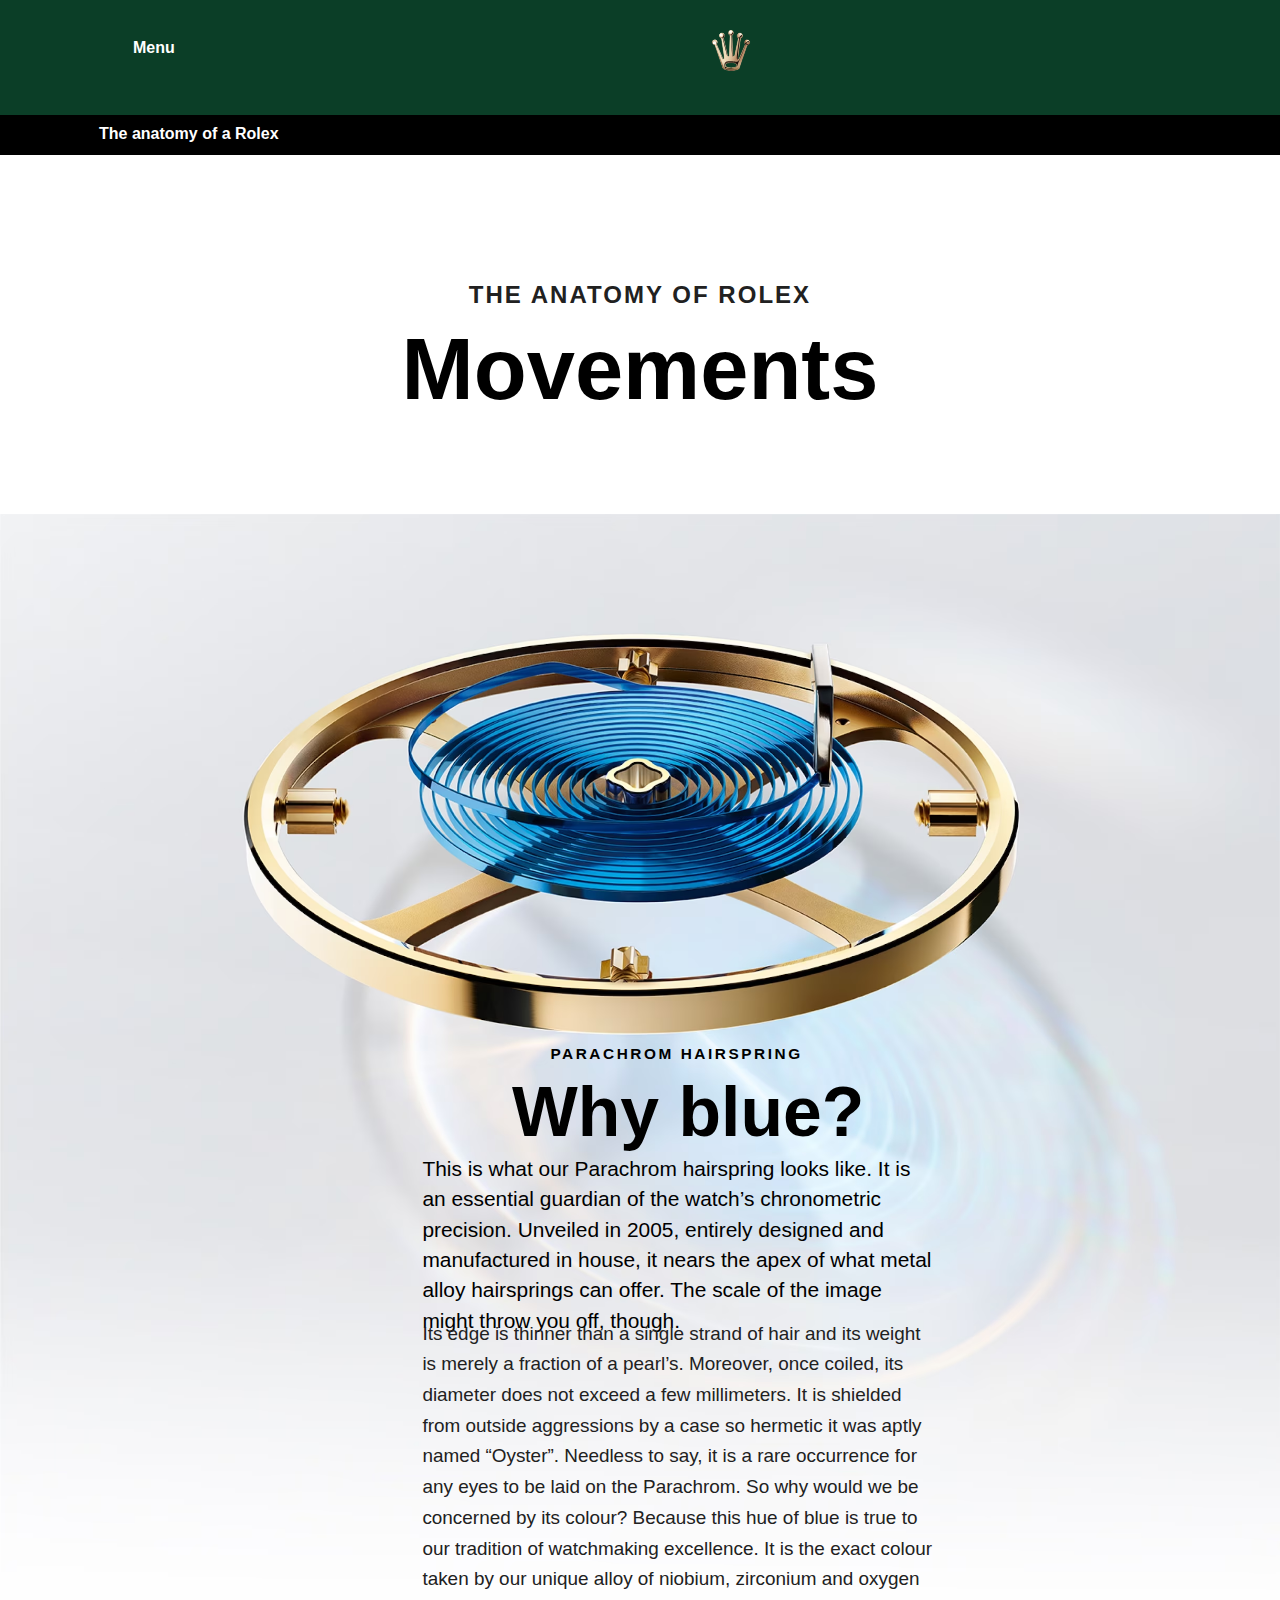
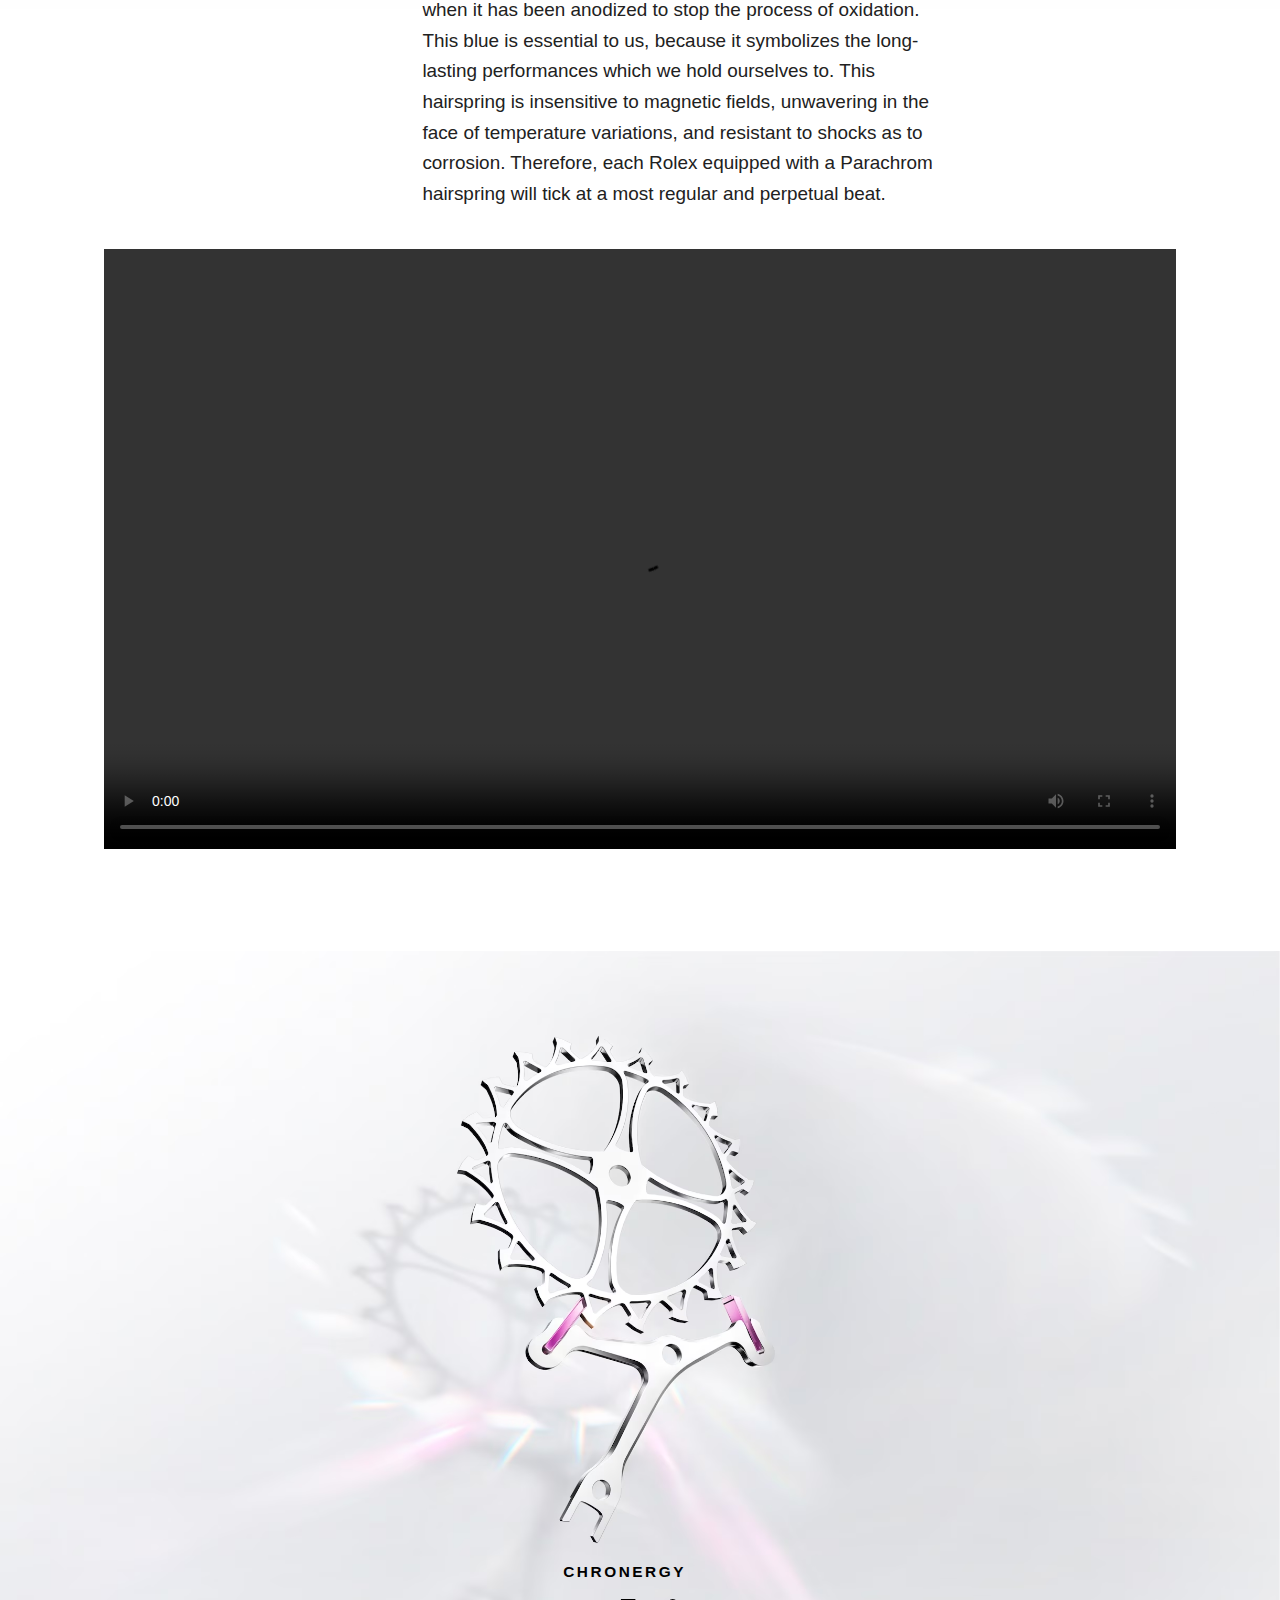
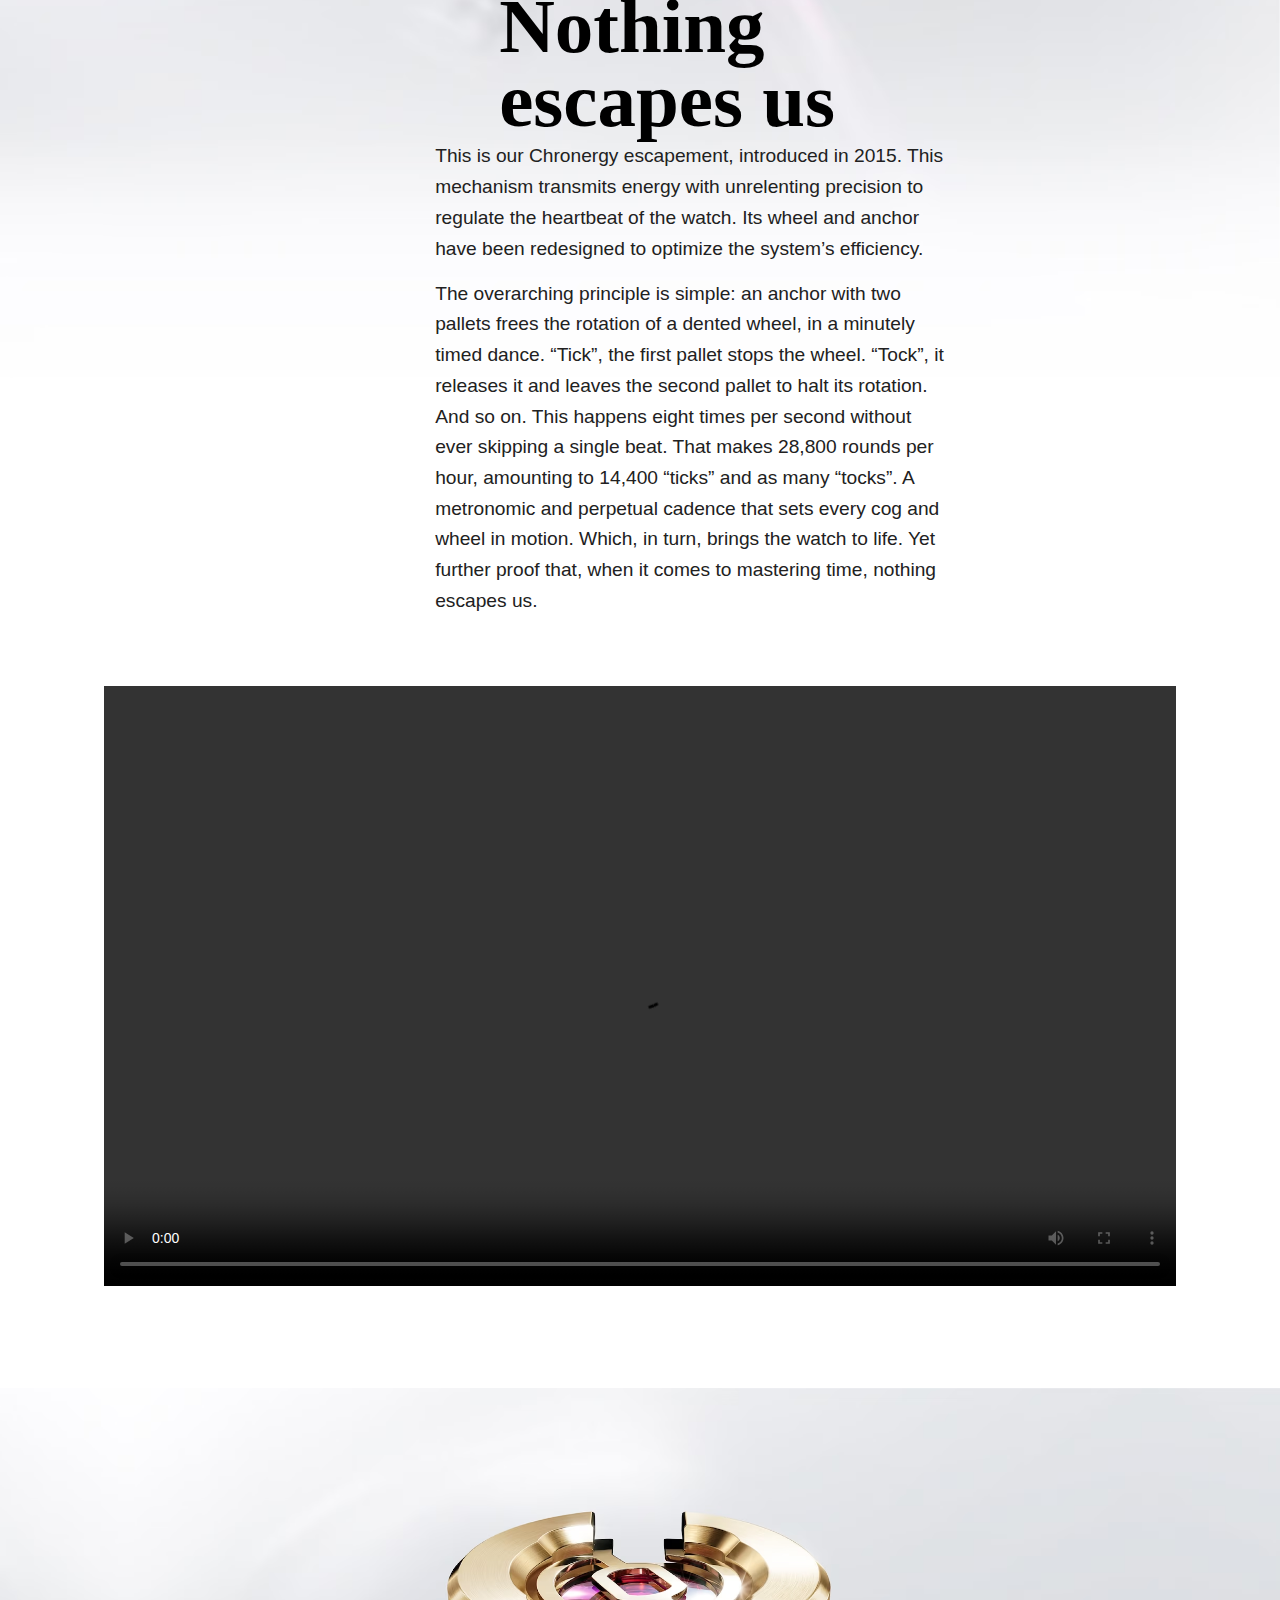
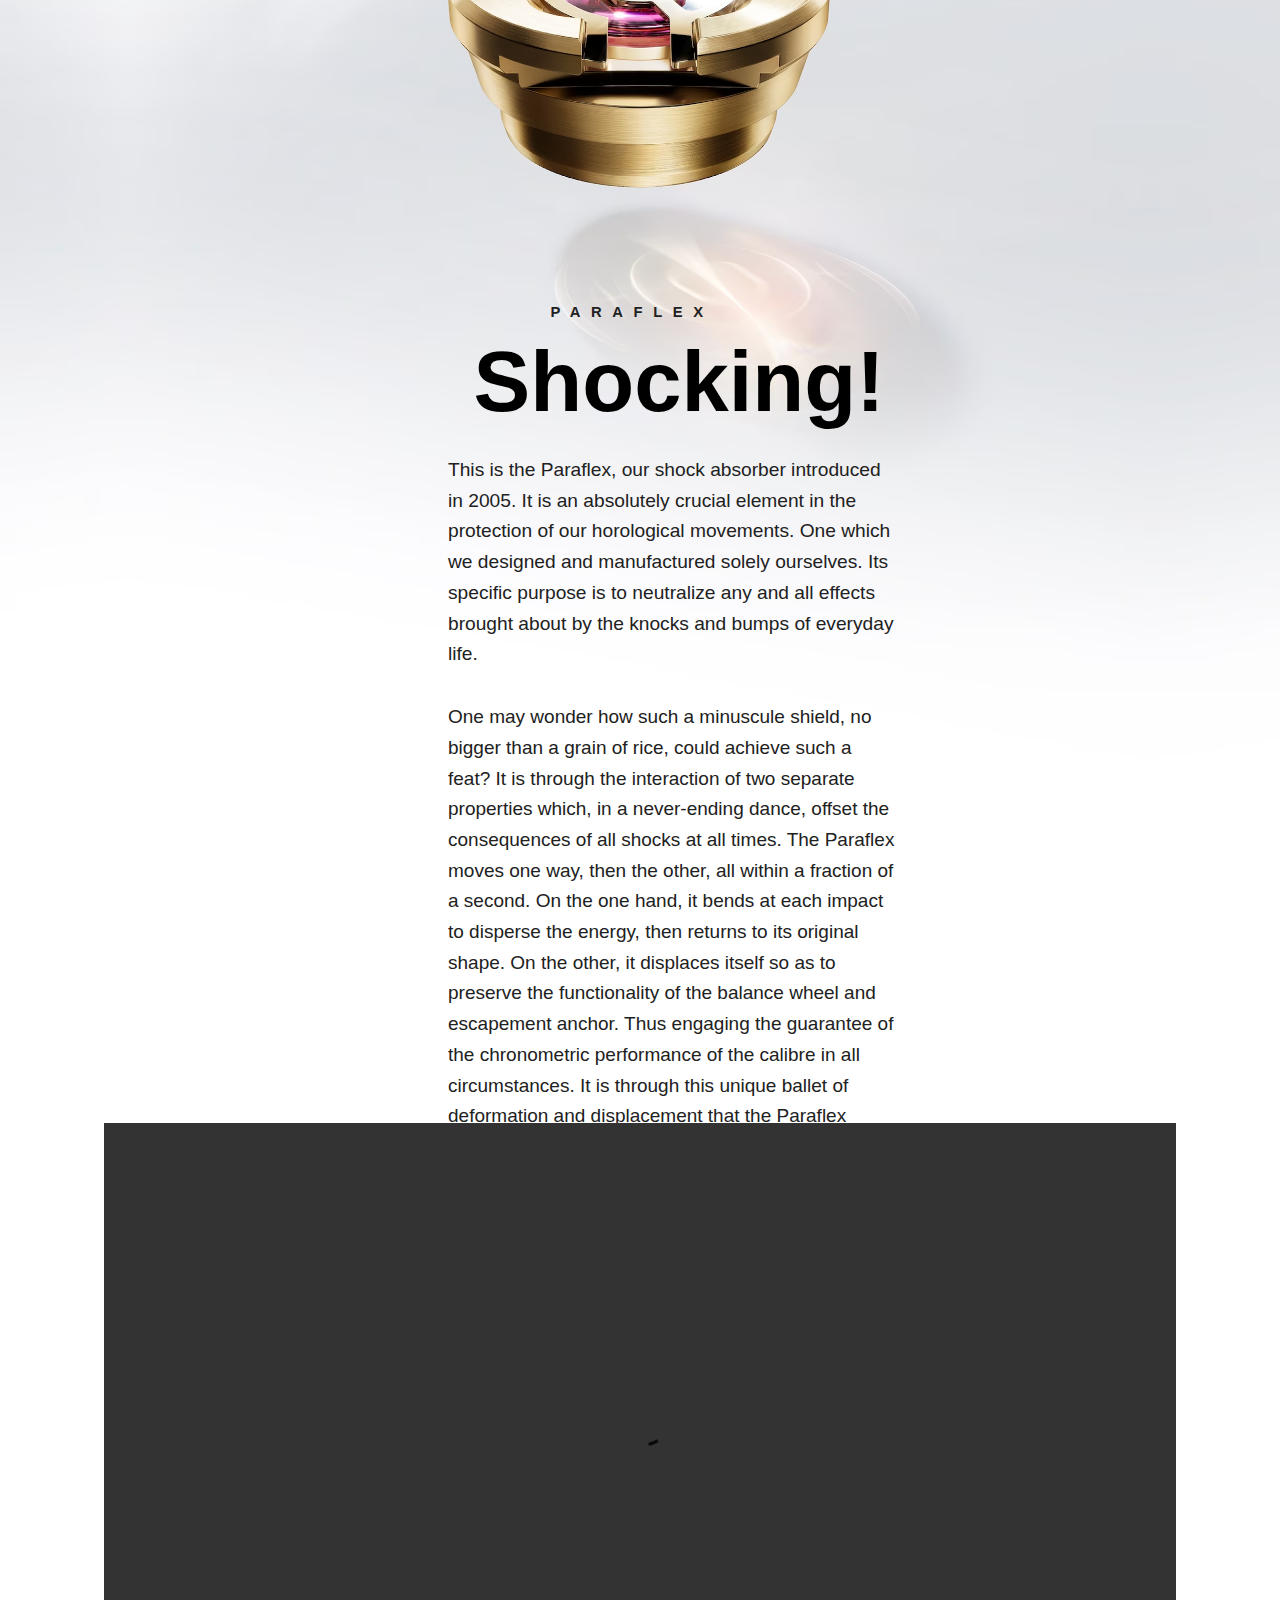
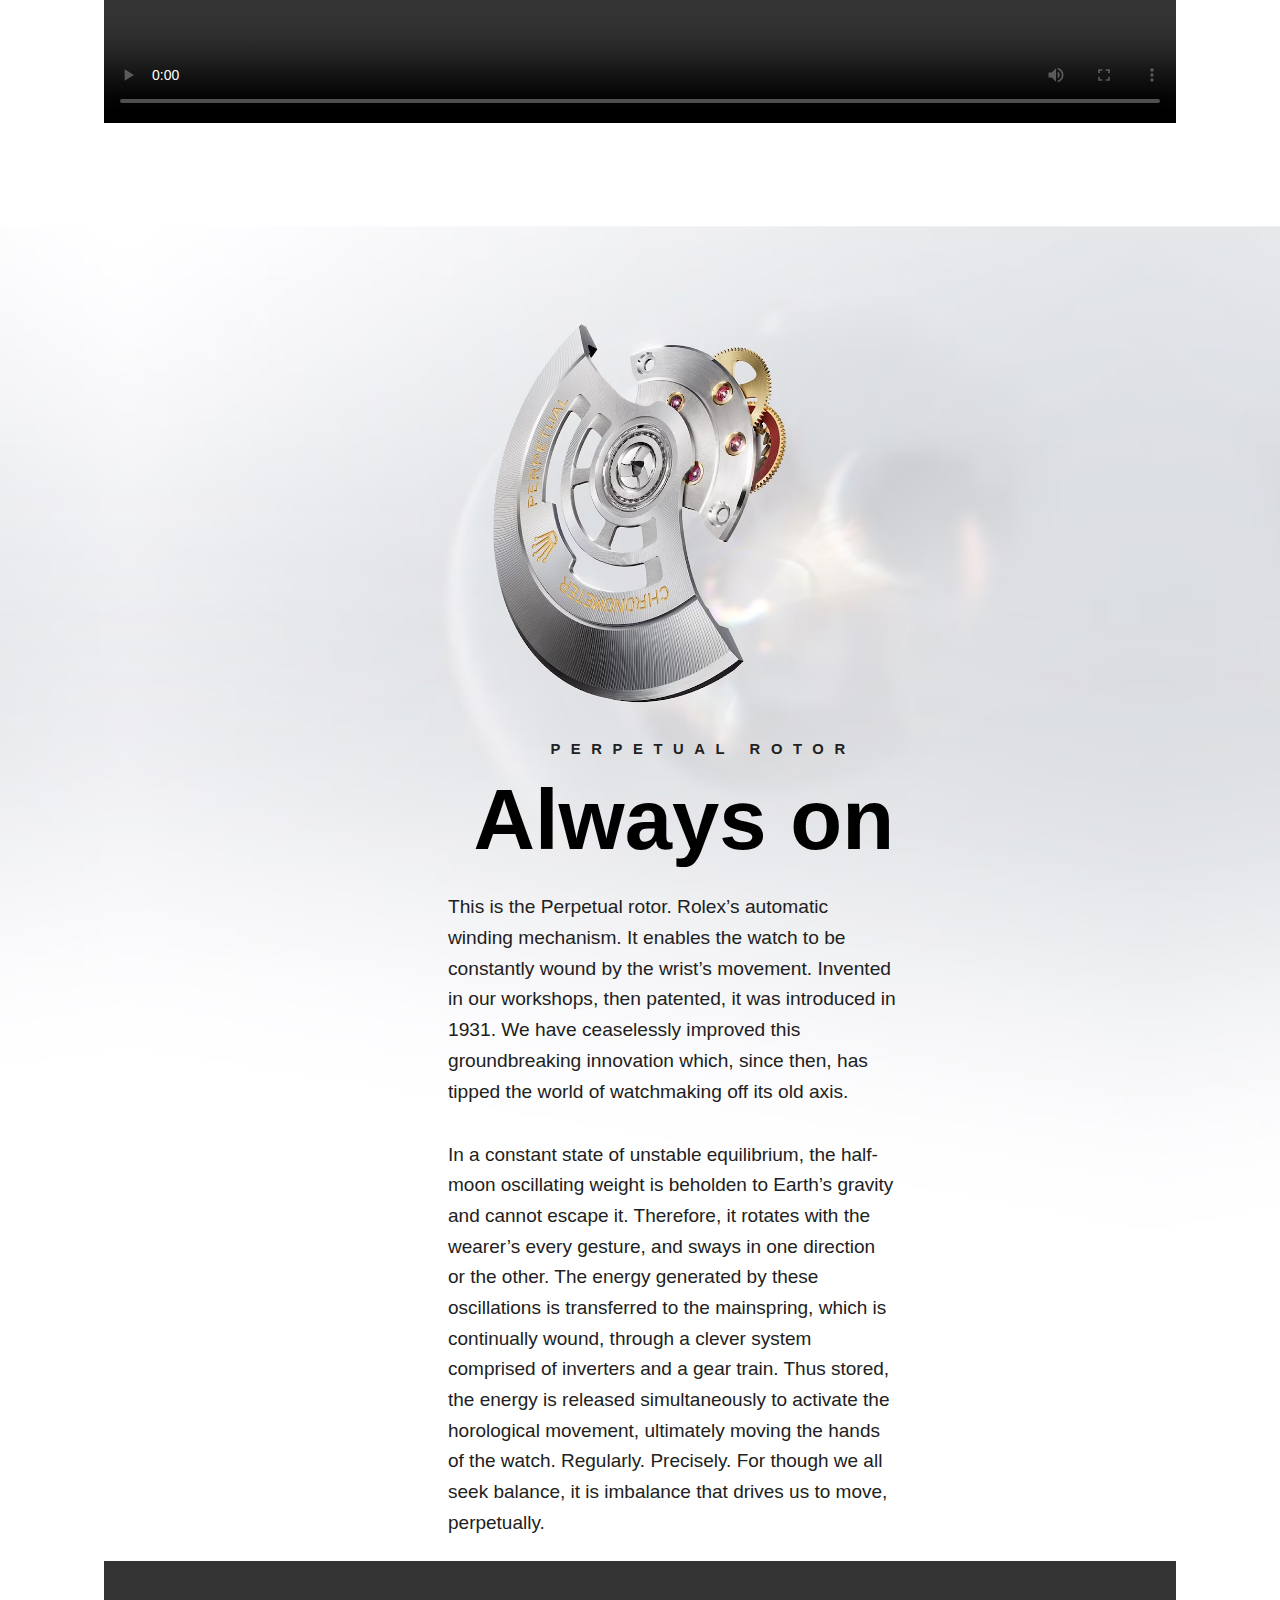
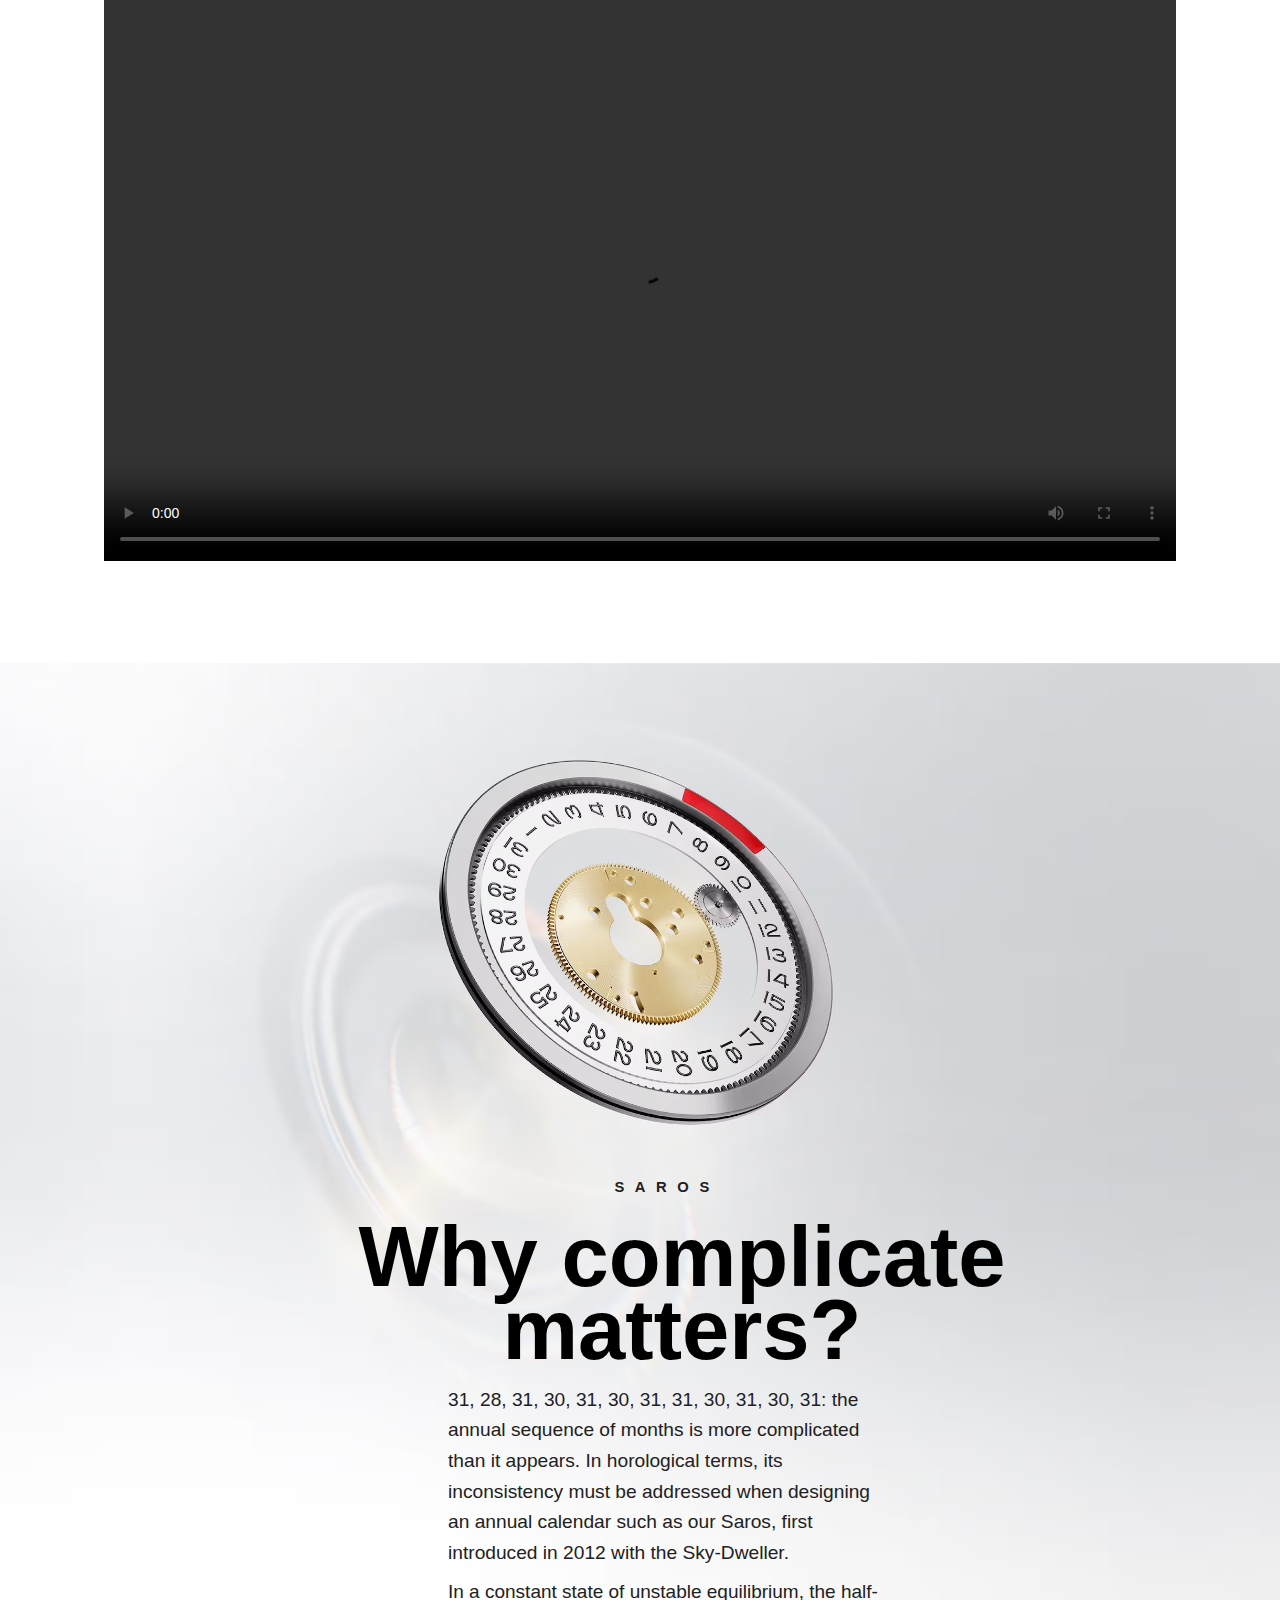
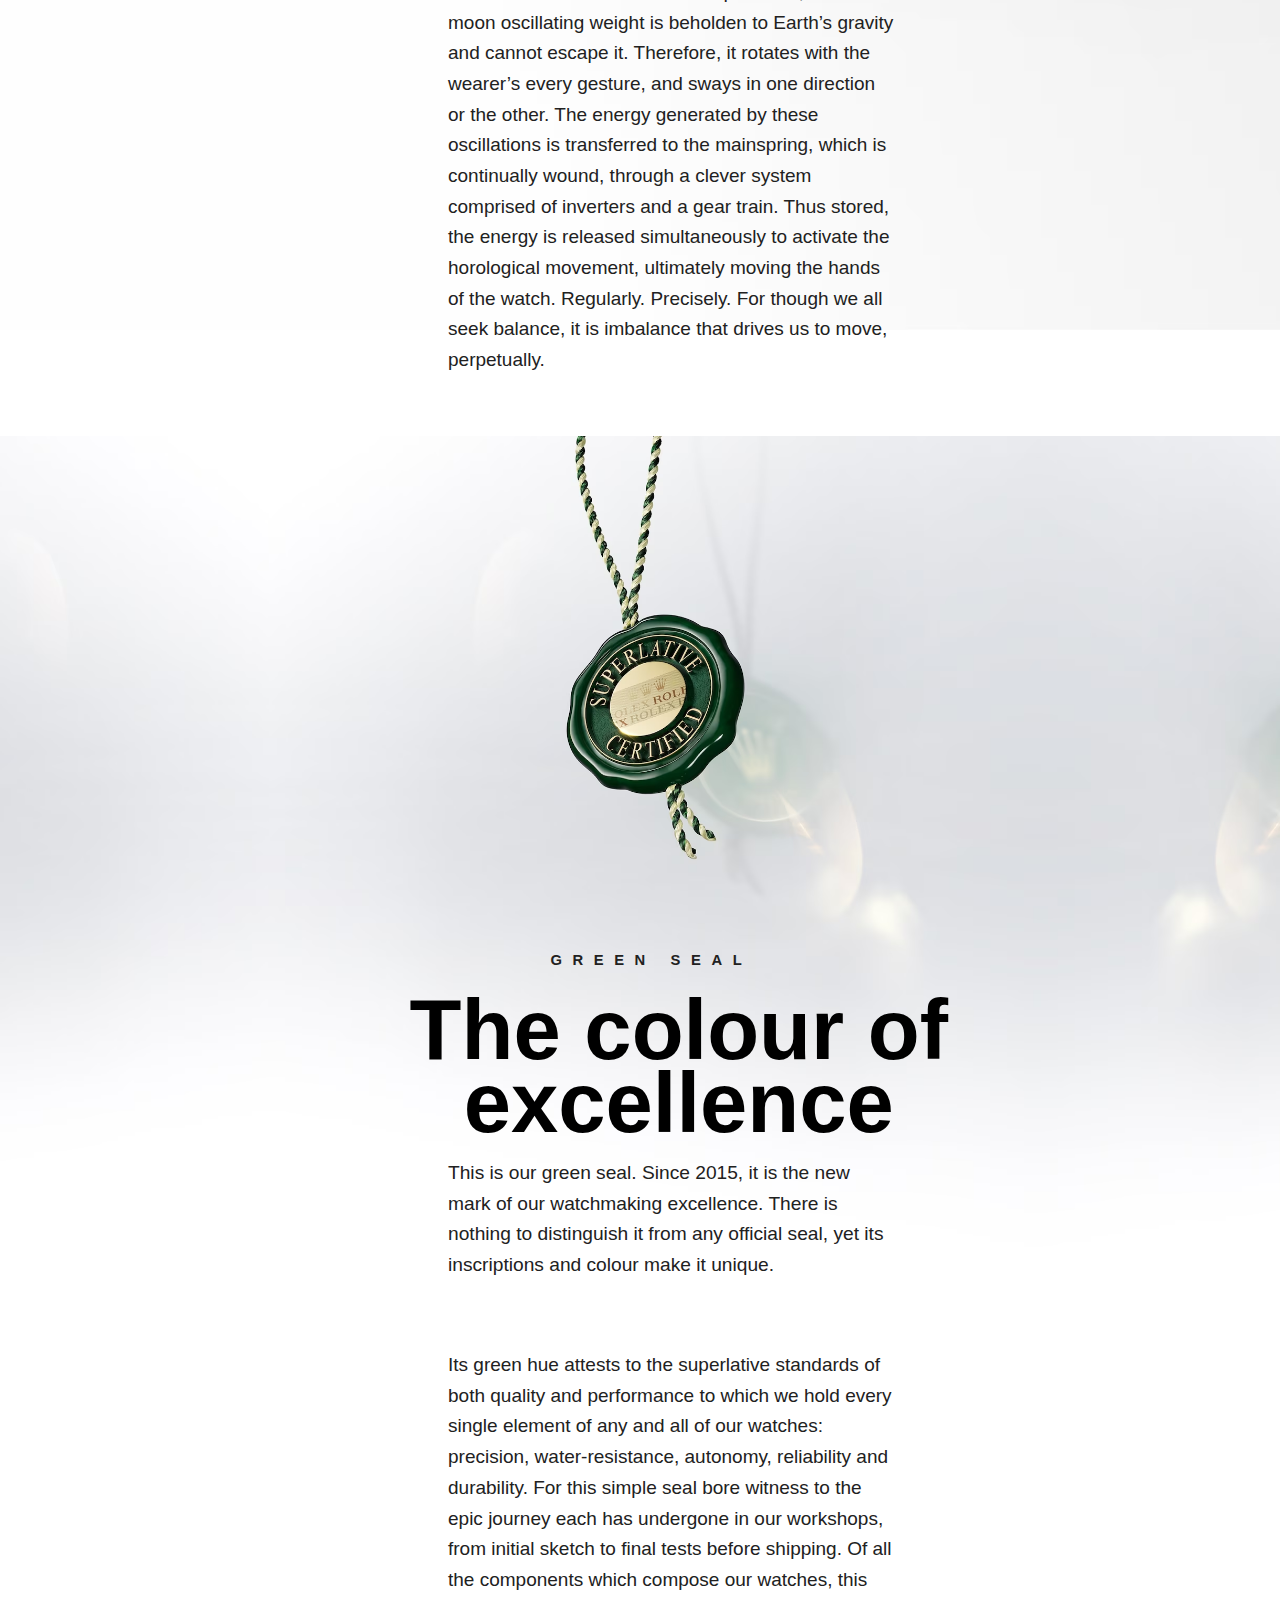
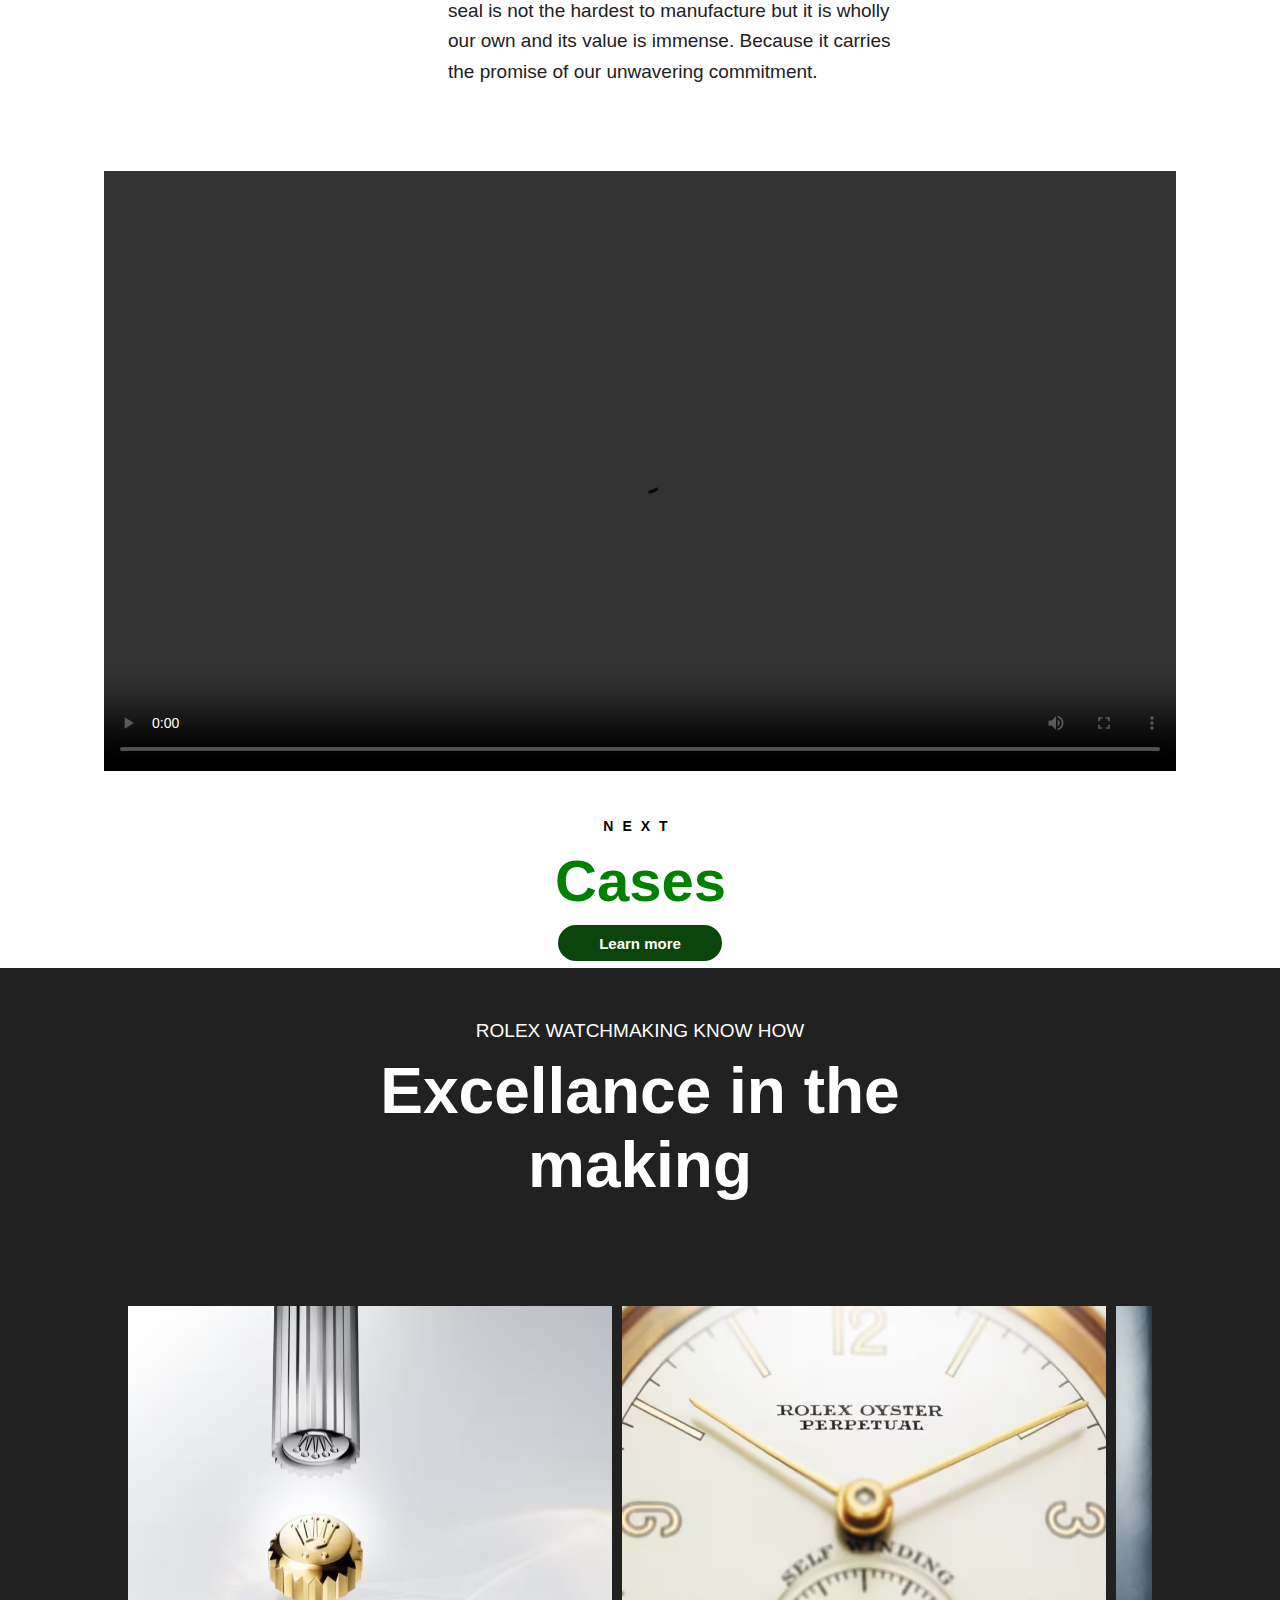
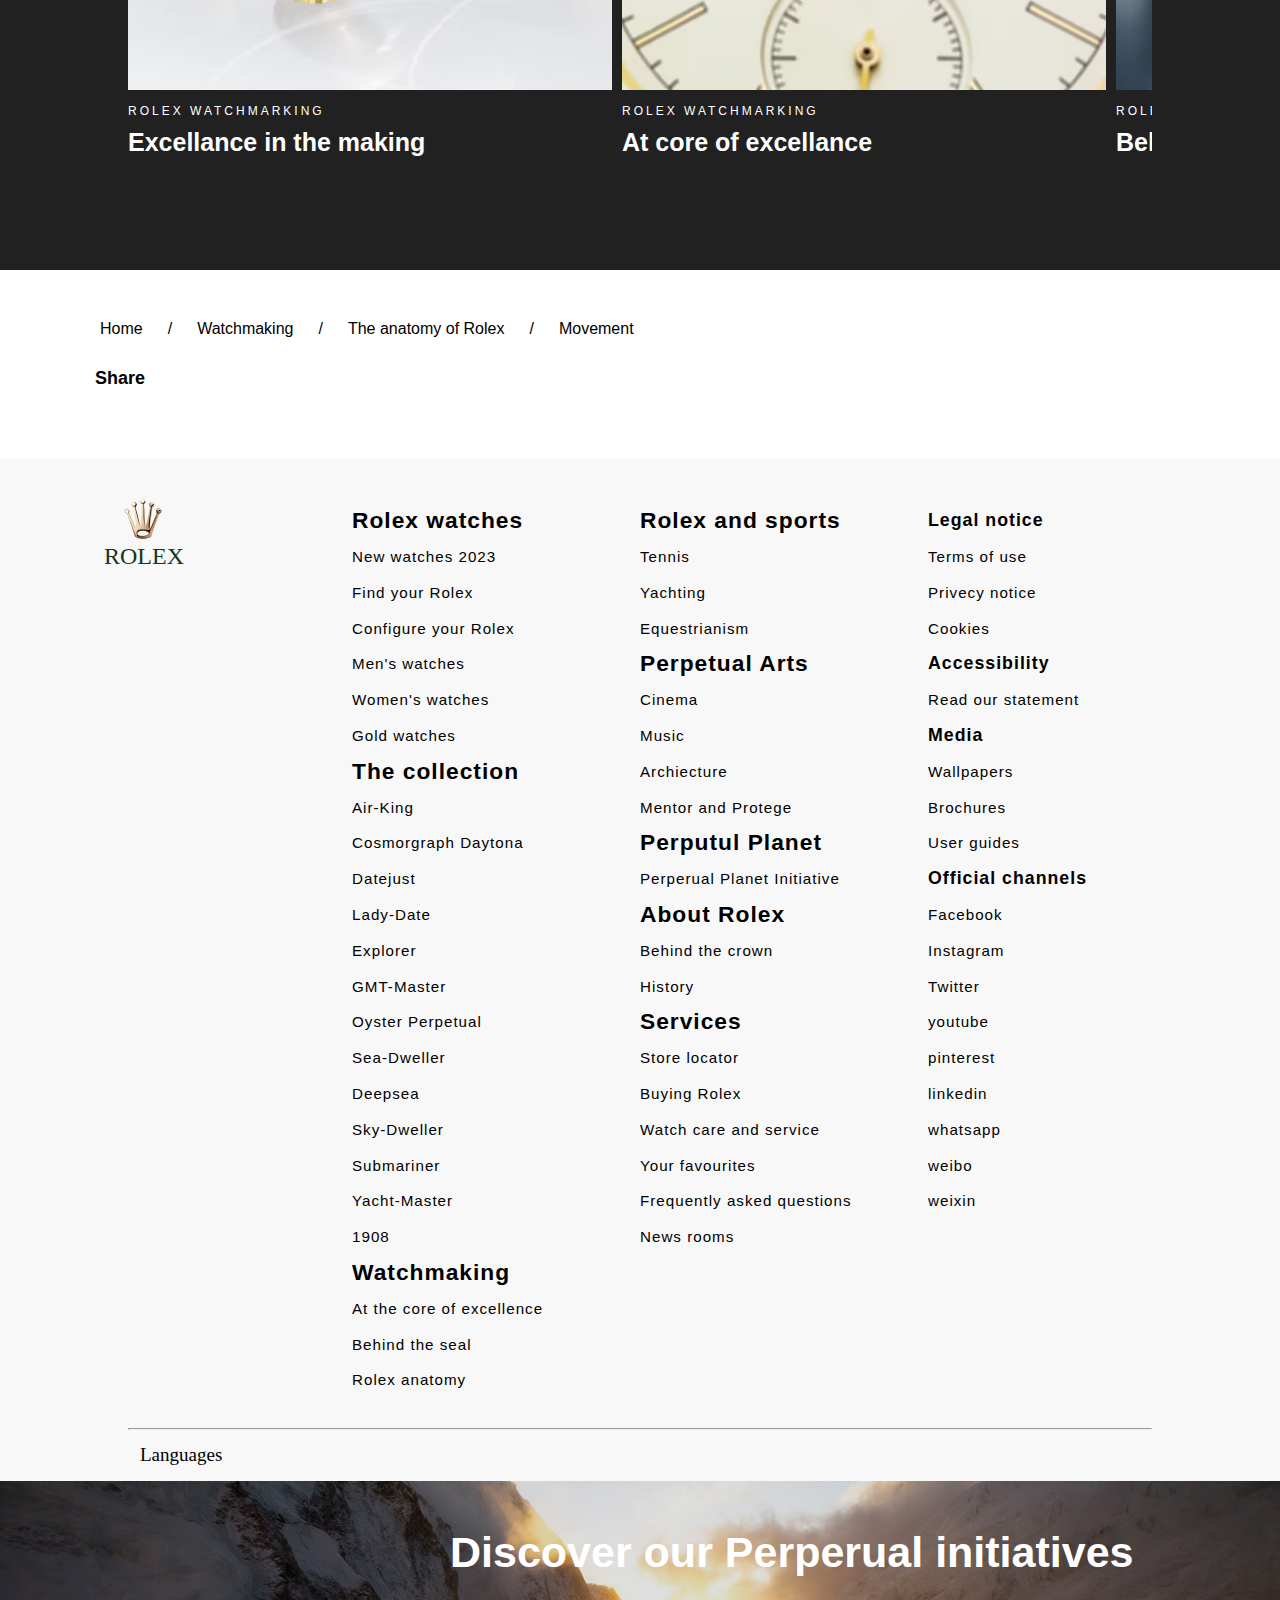
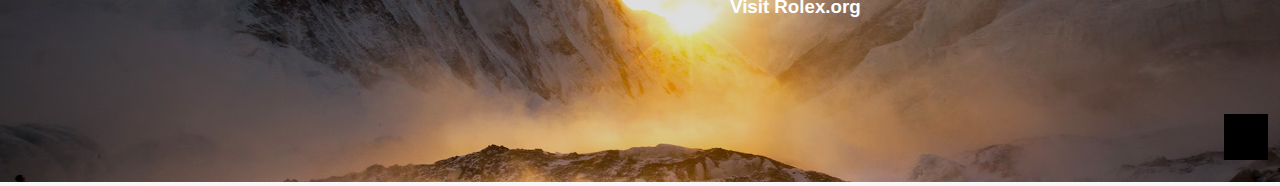
<file: index.html>
<!DOCTYPE html>
<html lang="en">
<head>
    <meta charset="UTF-8">
    <meta name="viewport" content="width=device-width, initial-scale=1.0">
    <title>rolex</title>
    <link rel="stylesheet" href="style.css">

    <link rel="stylesheet" href="https://cdnjs.cloudflare.com/ajax/libs/font-awesome/6.4.2/css/all.min.css" integrity="sha512-z3gLpd7yknf1YoNbCzqRKc4qyor8gaKU1qmn+CShxbuBusANI9QpRohGBreCFkKxLhei6S9CQXFEbbKuqLg0DA==" crossorigin="anonymous" referrerpolicy="no-referrer" />

</head>
<body>
    <nav>
        <div class="container">
            <div class="navbar">
                <div class="menu">
                    <i class="fa-solid fa-equals"></i>
                    <h4 class="text">Menu</h4>
                  <img class="king" src="image/king.svg" width="1290px" height="110"  >
                  <ul class="top">
                    <li id="heart"><i class="fa-solid fa-magnifying-glass"></i></li>
                    <li id="heart"><i class="fa-solid fa-location-dot"></i></li>
                    <li id="heart"><i class="fa-regular fa-heart"></i></li>
                  </ul>
              </div>

            </div>
        </div>
    </nav>
    <section>
        <div class="second-nevbar">

            <h4 class="t">The anatomy of a Rolex <span><i class="fa-solid fa-angle-down"></i></span></h4>
             
        </div>
    </section>


    <section>
        <div>
            <h2 class="t1">THE ANATOMY OF ROLEX</h2><br>
            <h1 class="t2">Movements</h1>
        </div>

        <div class="tex">
            <img class="img1" src="image/watchmaking-features-movements-parachrom-hairspring_2301_004e_rvb.avif" width="100%" height="auto" alt="">
            <div class="tt1">
                <h3>PARACHROM HAIRSPRING</h3>
         
              <h1 class="tt2" >Why blue?</h1>
                 
                    <div class="this">
                        <span>This is what our Parachrom hairspring looks like. It is an essential guardian of the watch’s chronometric precision. Unveiled in 2005, entirely designed and manufactured in house, it nears the apex of what metal alloy hairsprings can offer. The scale of the image might throw you off, though.</span>
                    </div>

                    <div class="its-edge">
                        <span>Its edge is thinner than a single strand of hair and its weight is merely a fraction of a pearl’s. Moreover, once coiled, its diameter does not exceed a few millimeters. It is shielded from outside aggressions by a case so hermetic it was aptly named “Oyster”. Needless to say, it is a rare occurrence for any eyes to be laid on the Parachrom. So why would we be concerned by its colour? Because this hue of blue is true to our tradition of watchmaking excellence. It is the exact colour taken by our unique alloy of niobium, zirconium and oxygen when it has been anodized to stop the process of oxidation. This blue is essential to us, because it symbolizes the long-lasting performances which we hold ourselves to. This hairspring is insensitive to magnetic fields, unwavering in the face of temperature variations, and resistant to shocks as to corrosion. Therefore, each Rolex equipped with a Parachrom hairspring will tick at a most regular and perpetual beat.

                        </span>

                    </div>
                    
                     

                

                </div>
            </div>   
            
            
 
        </div>

        
        <div class="video">

          <video width="1072" height="600" controls >
            
            <source src="https://content.rolex.com/v7/dam/watchmaking/features/movements/videos/parachrom-hairspring/watchmaking-features-movements-parachrom-hairspring-autoplay.mp4">
          </video>
        </div>


        
        
    </section>




    <section>
        <div class="container">
            <div class="img2">
                <img src="image/watchmaking-features-movements-chronergy_rvb.avif" width="100%"  >

                <div class="page2">
                    <h3 class="chronergy" >CHRONERGY</h3c>
             
                  <h1 class="nthng" > Nothing <br>   escapes us</h1>
                     
                        <div class="write1">
                            <span>This is our Chronergy escapement, introduced in 2015. This mechanism transmits energy with unrelenting precision to regulate the heartbeat of the watch. Its wheel and anchor have been redesigned to optimize the system’s efficiency.</span>
                            
                        </div>
    
                        <div class="write2">
                            <span>The overarching principle is simple: an anchor with two pallets frees the rotation of a dented wheel, in a minutely timed dance. “Tick”, the first pallet stops the wheel. “Tock”, it releases it and leaves the second pallet to halt its rotation. And so on. This happens eight times per second without ever skipping a single beat. That makes 28,800 rounds per hour, amounting to 14,400 “ticks” and as many “tocks”. A metronomic and perpetual cadence that sets every cog and wheel in motion. Which, in turn, brings the watch to life. Yet further proof that, when it comes to mastering time, nothing escapes us.</span>
                           
                            
    
                        </div>
                        
               </div>
           
                     

                

            </div>



            <div class="video">

                <video width="1072" height="600" controls>
                  <source src=https://content.rolex.com/v7/dam/watchmaking/features/movements/videos/chronergy/watchmaking-features-movements-chronergy-autoplay.mp4  >
                  
                </video>
              </div>




 
        </div>   
        
    </section>



    <section>
        <div class="container">


            <div class="img3">
                <img src="image/watchmaking-features-movements-paraflex_2301_002b_rvb.avif" width="100%"  >

                <div class="page3">
                    <h3 class="para" >PARAFLEX</h3>
             
                  <h1 class="shok" > Shocking!</h1>
                     
                        <div class="paraflex">
                            <span>This is the Paraflex, our shock absorber introduced in 2005. It is an absolutely crucial element in the protection of our horological movements. One which we designed and manufactured solely ourselves. Its specific purpose is to neutralize any and all effects brought about by the knocks and bumps of everyday life.

                            </span>
                             
                            
                        </div>
    
                        <div class="wonder">
                            <span>One may wonder how such a minuscule shield, no bigger than a grain of rice, could achieve such a feat? It is through the interaction of two separate properties which, in a never-ending dance, offset the consequences of all shocks at all times. The Paraflex moves one way, then the other, all within a fraction of a second. On the one hand, it bends at each impact to disperse the energy, then returns to its original shape. On the other, it displaces itself so as to preserve the functionality of the balance wheel and escapement anchor. Thus engaging the guarantee of the chronometric performance of the calibre in all circumstances. It is through this unique ballet of deformation and displacement that the Paraflex preserves the watch’s movement with its own.

                            </span>
                            
                           
                            
    
                        </div>
                        
               </div>
           
                     

                

            </div>




            <div class="video">

                <video width="1072" height="600" controls>
                  <source src=https://content.rolex.com/v7/dam/watchmaking/features/movements/videos/paraflex/watchmaking-features-movements-paraflex-autoplay.mp4  >
                  
                </video>
              </div>



        </div>



    </section>



    <section>
        <div class="container">


            <div class="img3">
                <img src="image/watchmaking-features-movements-rotor_2301_003_rvb.avif" width="100%"  >

                <div class="page3">
                    <h3 class="para" >PERPETUAL ROTOR</h3>
             
                  <h1 class="shok" > Always on</h1>
                     
                        <div class="paraflex">
                            <span>This is the Perpetual rotor. Rolex’s automatic winding mechanism. It enables the watch to be constantly wound by the wrist’s movement. Invented in our workshops, then patented, it was introduced in 1931. We have ceaselessly improved this groundbreaking innovation which, since then, has tipped the world of watchmaking off its old axis.

                            </span>
                             
                            
                        </div>
    
                        <div class="wonder">
                            <span>In a constant state of unstable equilibrium, the half-moon oscillating weight is beholden to Earth’s gravity and cannot escape it. Therefore, it rotates with the wearer’s every gesture, and sways in one direction or the other. The energy generated by these oscillations is transferred to the mainspring, which is continually wound, through a clever system comprised of inverters and a gear train. Thus stored, the energy is released simultaneously to activate the horological movement, ultimately moving the hands of the watch. Regularly. Precisely. For though we all seek balance, it is imbalance that drives us to move, perpetually.

                            </span>
                            
                           
                            
    
                        </div>
                        
               </div>
           
                     

                

            </div>




            <div class="video">

                <video width="1072" height="600" controls>
                  <source src= https://content.rolex.com/v7/dam/watchmaking/features/movements/videos/perpetual-rotor/watchmaking-features-movements-perpetual-rotor-autoplay.mp4>
                  
                </video>
              </div>



        </div>



    </section>




    <section>
        <div class="container">


            <div class="img3">
                <img src="image/watchmaking-features-movements-saros-calendar_2301_006_rvb.avif" width="100%"  >

                <div class="page3">
                    <h3 class="para1" >SAROS</h3>
             
                  <h1 class="clock" > Why complicate <br> matters? </h1>
                     
                        <div class="numbers">
                            <span>31, 28, 31, 30, 31, 30, 31, 31, 30, 31, 30, 31: the annual sequence of months is more complicated than it appears. In horological terms, its inconsistency must be addressed when designing an annual calendar such as our Saros, first introduced in 2012 with the Sky-Dweller.

                            </span>
                             
                            
                        </div>
    
                        <div class="wonder">
                            <span>In a constant state of unstable equilibrium, the half-moon oscillating weight is beholden to Earth’s gravity and cannot escape it. Therefore, it rotates with the wearer’s every gesture, and sways in one direction or the other. The energy generated by these oscillations is transferred to the mainspring, which is continually wound, through a clever system comprised of inverters and a gear train. Thus stored, the energy is released simultaneously to activate the horological movement, ultimately moving the hands of the watch. Regularly. Precisely. For though we all seek balance, it is imbalance that drives us to move, perpetually.

                            </span>
                            
                           
                            
    
                        </div>
                        
               </div>
           
                     

                

            </div>




            



        </div>



    </section>


    <section>
        <div class="container">


            <div class="img3">
                <img src="image/watchmaking-features-movements-green-seal_2301_002a_rvb.avif" width="100%"  >

                <div class="page3">
                    <h3 class="para" >GREEN SEAL</h3>
             
                  <h1 class="exel" >The colour of <br> excellence </h1>
                     
                        <div class="numbers">
                            <span>This is our green seal. Since 2015, it is the new mark of our watchmaking excellence. There is nothing to distinguish it from any official seal, yet its inscriptions and colour make it unique.

                            </span>
                             
                            
                        </div>
    
                        <div class="wonder">
                            <span>Its green hue attests to the superlative standards of both quality and performance to which we hold every single element of any and all of our watches: precision, water-resistance, autonomy, reliability and durability. For this simple seal bore witness to the epic journey each has undergone in our workshops, from initial sketch to final tests before shipping. Of all the components which compose our watches, this seal is not the hardest to manufacture but it is wholly our own and its value is immense. Because it carries the promise of our unwavering commitment.

                            </span>
                            
                           
                            
    
                        </div>
                        
               </div>
           
                     

                

            </div>


            <div class="video">

                <video width="1072" height="600" controls>
                  <source src= https://content.rolex.com/v7/dam/watchmaking/features/movements/videos/green-seal/watchmaking-features-movements-green-seal-autoplay.mp4>
                  
                 </video>
              </div>

              <div class="case">
                <h4>NEXT</h4>
                <h1>Cases</h1>
                <div class="lern">
                <button class="more">Learn more</button>
            </div>
              </div>

               


        </div>


    </section>

    <section>
        <div class="black">
        <div class="hood">
            <h3> ROLEX WATCHMAKING KNOW HOW</h3>
            <h1>Excellance in the <br> making</h1>
        </div>
    
        <div class="top1">
     <div class="watchs">
        <div class="rolex">
            <img src="image/watchmaking-navigation-inaugural_2302_001h_wide_rvb.avif" width="484px" height="384px" alt="">
                <h4>ROLEX WATCHMARKING</h4>
                <h1>Excellance in the making <h1>


              
        </div>
        <div class="rolex">
            <img src="image/watchmaking-navigation-1931_OysterPerpetual_2212th_0002.avif" width="484px" height="384px" alt="">
            <h4>ROLEX WATCHMARKING</h4>
            <h1>At core of excellance <h1>


        </div>
        <div class="rolex">
            <img src="image/watchmaking-navigation-WMPolish_2212jb_0005.avif" width="484px" height="384px" alt="">
            <h4>ROLEX WATCHMARKING</h4>
            <h1>Behind the seal <h1>


        </div>
     </div>
    </div>





    </div>

    <div class="flex">
        <div class="fb">
            <ul class="hme">
                <li>Home</li>
                <li>/</li>
                <li>Watchmaking</li>
                <li>/</li>
                <li>The anatomy of Rolex</li>
                <li>/</li>
                <li>Movement</li>
            </ul>
        </div>
        <div class="fb">
            <ul class="share">
                <li class="shr">Share</li>
                <li> <i class="fa-brands fa-twitter"></i></li>
                <li><i class="fa-brands fa-facebook"></i></li>
                <li><i class="fa-brands fa-whatsapp"></i></li>
                <li><i class="fa-brands fa-linkedin"></i></li>
                <li><i class="fa-brands fa-telegram"></i></li>
                <li><i class="fa-brands fa-instagram"></i></li>
                <li><i class="fa-brands fa-threads"></i></li>
            </ul>


             
        </div>
    </div>

 

    </section>

    <footer class="back">
        <div class="max">
            <div  class="end">
                <div class="rol">
                    <img src="image/king.svg"  width="40px" height="40px">
                    <h2>ROLEX</h2>
                </div>
                <div >
                     <ul class="long">
                        <li><h2>Rolex watches</h2></li>
                        <li>New watches 2023</li>
                        <li>Find your Rolex</li>
                        <li>Configure your Rolex</li>
                        <li>Men's watches</li>
                        <li>Women's watches</li>
                        <li>Gold watches</li>
                        <li><h2>The collection</h2></li>
                        <li>Air-King</li>
                        <li> Cosmorgraph Daytona</li>
                        <li> Datejust</li>
                        <li> Lady-Date</li>
                        <li>Explorer</li>
                        <li>GMT-Master </li>
                        <li>Oyster Perpetual</li>
                        <li>Sea-Dweller</li>
                        <li>Deepsea</li>
                        <li>Sky-Dweller</li>
                        <li>Submariner</li>
                        <li>Yacht-Master</li>
                        <li>1908</li>
                        <li><h2>Watchmaking</h2></li>
                        <li>At the core of excellence</li>
                        <li>Behind the seal</li>
                        <li>Rolex anatomy</li>
                       
                     </ul>
                </div>
                <div>
                    <ul class="long">
                        <li><h2>Rolex and sports</h2></li>
                        <li>Tennis</li>
                        <li>Yachting</li>
                        <li>Equestrianism</li>
                        <li><h2>Perpetual Arts</h2></li>
                        <li>Cinema</li>
                        <li>Music</li>
                        <li>Archiecture</li>
                        <li>Mentor and Protege</li>
                        <li><h2>Perputul Planet</h2></li>
                        <li>Perperual Planet Initiative</li>
                        <li><h2>About Rolex</h2></li>
                        <li>Behind the crown</li>
                        <li>History</li>
                        <li><h2>Services</h2></li>
                        <li>Store locator</li>
                        <li>Buying Rolex</li>
                        <li>Watch care and service</li>
                        <li>Your favourites</li>
                        <li>Frequently asked questions</li>
                        <li>News rooms<i class="fa-solid fa-arrow-up-right-from-square"></i></li>
                        
                    </ul>
                </div>
                <div>
                    <ul class="long">
                        <li><h3>Legal notice</h3></li>
                        <li>Terms of use</li>
                        <li>Privecy notice</li>
                        <li>Cookies</li>
                        <li><h3>Accessibility</h3></li>
                        <li>Read our statement</li>
                        <li><h3>Media</h3></li>
                        <li>Wallpapers</li>
                        <li>Brochures</li>
                        <li>User guides</li>
                        <li><h3>Official channels</h3></li>
                        <li><i class="fa-brands fa-facebook"></i>Facebook</li>
                        <li><i class="fa-brands fa-instagram"></i>Instagram</li>
                        <li><i class="fa-brands fa-twitter"></i>Twitter</li>
                        <li><i class="fa-brands fa-youtube"></i>youtube</li>
                        <li><i class="fa-brands fa-pinterest"></i>pinterest</li>
                        <li><i class="fa-brands fa-linkedin"></i>linkedin</li>
                        <li><i class="fa-brands fa-whatsapp"></i>whatsapp</li>
                        <li><i class="fa-brands fa-weibo"></i>weibo</li>
                        <li><i class="fa-brands fa-weixin"></i>weixin</li>
                    </ul>
                </div>
                
            </div>
            <hr class="line">
    
        </div>

        <div>
            <ul class="lang">
                <li><i class="fa-solid fa-earth-americas"></i>Languages</li>
            </ul>
        </div>

        <div>
            <div class="eg">
                <img class="cls" src="image/end.avif"  width="100%" alt="">
                        <h1 class="dis">Discover our Perperual initiatives</h1>
                        <h3 class="vis">Visit Rolex.org<i class="fa-solid fa-arrow-up-right-from-square"></i>
                        </h3>
            </div>
        </div>

        <div>
            <div class="arrow" >
              <a href="index.html">  <i class="fa-solid fa-arrow-up" ></i></a>
            </div>
        </div>
    
    </footer>
      


    
    
 
    
</body>
</html>
</file>
<file: style.css>
*{
    margin: 0;
    padding: 0;
    box-sizing: border-box;
   


}
 
.navbar{
    background-color:#0b3e27;
    margin: 0;
    width: 100%;
    padding: 40px;
    position: fixed;
    z-index: 10;


}
.fa-solid{
    margin-top: 13px;
    margin-left: 40px;
}


.menu{
     padding-left: 34px;
      color: white;
      font-size: 16px;
       font-family: "Helvetica Now Text", Helvetica, Arial, sans-serif;

}
.text{
    padding-left:59px;
    margin-top: -19px;
}
.king{
    margin-left: 12px;
    margin-top: -28px;
    padding-bottom: 69px;
     margin-bottom: -69px;

}

.top{
    list-style: none;
    display: flex;
    gap: 22px;
    align-items: center;
    float: right;
    margin-bottom: 12px;
    margin-top: -58px;
    margin-right: 90px;
    font-size:23px;
}

.fa-regular{
    padding-top: 12px;
   
    padding-left: 55px;
}
 .second-nevbar{
     
    background-color: black;
    padding: 12px;
    

 }
 .t{
    color: white;
    font-family: "Helvetica Now Text", Helvetica, Arial, sans-serif;
    padding-left: 87px;
    padding-top: 9%;
 }
.t1{
    text-align: center  ;
   font-family: RolexFont-S, sans-serif;
   size: 16.2211px;
   line-height: 22.7096px;
   letter-spacing: 2.02764px;
   padding-top:129px;
   color: #212121;
}
.t2{
    text-align: center;
    font-family: "Helvetica Now Text", Helvetica, Arial, sans-serif;
    font-size: 86.6986px;
    line-height: 89.2136px;
    

}   
.tex{
    position: relative;
}
.img1{
    padding-top: 100px;
    position: relative;
     
}
.tt1 h3{
    position:absolute;
    left: 43%;
    top: 46%;
    font-family: RolexFont-S, sans-serif;
    font-size: 15.3811px;
     letter-spacing: 2.54764px;


}
.tt2{
    left: 40%;
     top: 48%;
    position: absolute;
  


    font-size: 69.6986px;
    font-family: "Helvetica Now Text", Helvetica, Arial, sans-serif;
}
.tt3{
    padding: auto;
    margin: auto;
    text-align: center;

}
 
 
 

.this{

    color: black;
    font-family: "Helvetica Now Text", Helvetica, Arial, sans-serif;
    font-size: 20.9206px;
    text-align: start;
    margin: auto;
    font-weight: 500;
    width: 40%;
    height: auto;
    text-align: start;
    position: absolute;
    padding: auto;
    left: 33%;
    top: 54%;
    line-height: 30.273px;
}
.its-edge{

    color:#212121;
    font-family: "Helvetica Now Text", Helvetica, Arial, sans-serif;
    font-size: 18.9206px;
    text-align: start;
    margin: auto;
    
     width: 40%;
     height: auto;
     position: absolute;
     left: 33%;
     top: 66%;

     line-height: 30.692px;



     

     


}

.video{
    padding-top: 5%;
    display: flex;
    justify-content: center;
    margin: auto;
    
 
     
}
.img2{
    position: relative;
    padding-top: 8%;

}
.chronergy{
    position:absolute;
    left: 44%;
    top: 52%;
    font-family: RolexFont-S, sans-serif;
    font-size: 15.3811px;
     letter-spacing: 2.54764px;


}
.nthng{
    font-size: 77.0211px;
    line-height: 73.17px;
    left: 39%;
    top: 54%;
    position:absolute;


}
.write1{
    font-family: "Helvetica Now Text", Helvetica, Arial, sans-serif;

    font-size: 19.1825px;
    text-align: start;
    line-height: 30.692px;
    color: #212121;

    width: 40%;
    height: auto;
    position: absolute;

    left: 34%;
    top: 65%;   
    font-weight: 500;

    
}
.write2{
    font-family: "Helvetica Now Text", Helvetica, Arial, sans-serif;
    font-size: 19.1825px;
    line-height: 30.692px;
    text-align: start;
    color: #212121;

    left: 34%;
    top: 75%;
    width: 40%;
    height: auto;
    position: absolute;


}

.img3{

    position: relative;
    width: 100;
    height: 100%;
    padding-top: 8%;

}

.para{
    font-family: RolexFont-S, sans-serif;
    font-size: 14.7739px;
    
    text-align: center;
    letter-spacing: 10.59673px;
    color: #212121;
    position: absolute;
    left: 43%;
    top: 45%;
}
.para1{
    font-family: RolexFont-S, sans-serif;
    font-size: 14.7739px;
    
    text-align: center;
    letter-spacing: 10.59673px;
    color: #212121;
    position: absolute;
    left: 48%;
    top: 45%;

}
.shok{


    position: absolute;
    left: 37%;
    top: 48%;
    font-family: "Helvetica Now Text", Helvetica, Arial, sans-serif;
    font-size: 85.0211px;
    line-height: 73.17px;
    text-align: center;




}   
.paraflex{
    font-family: "Helvetica Now Text", Helvetica, Arial, sans-serif;
    font-size: 19.1825px;
    line-height: 30.692px;
    text-align: start;



    font-weight: 500;
    color: #212121;
    position: absolute;

    width: 35%;
    left: 35%;
    top: 56%;
}

.wonder{
    font-family: "Helvetica Now Text", Helvetica, Arial, sans-serif;
    font-size: 19px;
    line-height: 30.692px;
    text-align: start;

    color: #212121;
    width: 35%;
    left: 35%;
    top: 74%;
    position: absolute;



}
.clock{
    position: absolute;
    left: 28%;
    top: 48%;
    font-family: "Helvetica Now Text", Helvetica, Arial, sans-serif;
    font-size: 85.0211px;
    line-height: 73.17px;
    text-align: center;


}
.numbers{
    font-family: "Helvetica Now Text", Helvetica, Arial, sans-serif;
    font-size: 19.1825px;
    line-height: 30.692px;
    text-align: start;



    font-weight: 500;
    color: #212121;
    position: absolute;

    width: 35%;
    left: 35%;
    top: 60%;
}

.exel{
    position: absolute;
    left: 32%;
    top: 48%;
    font-family: "Helvetica Now Text", Helvetica, Arial, sans-serif;
    font-size: 85.0211px;
    line-height: 73.17px;
    text-align: center;


}
.case h4{
    font-size: 14px;
    font-family: "Helvetica Now Text", Helvetica, Arial, sans-serif;
    line-height: 20px;
    letter-spacing: 9px;
}
.case{
     padding-top: 45px;
      text-align: center;
       width: 170px;
       height: 158px;
        margin: auto ;
}
.case h1{
    font-size: 58px;
    color: green;
    line-height: 89px;
    font-family: "Helvetica Now Text", Helvetica, Arial, sans-serif;
}
.more{
    height: 36px;
    width: 96%;
    border-radius: 22px;
    font-size: 15px;
    font-weight: 600;
    background: rgb(11, 69, 11);
    color: white;
    border: none;
    font-family: "Helvetica Now Text", Helvetica, Arial, sans-serif;
}
.black{
    width: 100%;
    height: auto;
    background-color:#212121;
}
.hood{
    width: 100%;
    
    text-align: center;
    margin-top: 39px;
   
    color: white;
    padding-top: 52px;

}

.hood h3{
    font-size: 19px;
    font-weight: 500;
    font-family:RolexFont-S, sans-serif ;

}
.hood h1{
    font-size: 400%;
    font-weight: 800;
    padding-top: 12px;
    font-family:"Helvetica Now Text", Helvetica, Arial, sans-serif;

}
.top1{
    padding-top: 104px;
    max-width: 80%;
    margin: auto;
    overflow: hidden;
}
.watch img{
    width: 100%;
}
.watchs{
    display: grid;
    grid-template-columns: 1fr 1fr 1fr;
    gap: 10px;
    padding-bottom: 10%;
    overflow: auto;
}
 



.rolex h4{
    letter-spacing: 3px;
    padding-top: 10px;
    font-size: 12px;
    font-weight: 200;
    color:white;
    font-family: "Helvetica Now Text", Helvetica, Arial, sans-serif;
}   
.rolex h1{
    color: white;
    font-family: "Helvetica Now Text", Helvetica, Arial, sans-serif;
    font-size: 25px;
     
    padding-top: 10px;
}


.flex{
    padding-top: 50px;
    width: 100%;
    height: 40%;
    background-color:white;
    padding-bottom: 30px;
}
 
 
.hme{
    list-style: none;
    gap: 25px;
    display: flex;
    margin-left: 100px;
    font-family: "Helvetica Now Text", Helvetica, Arial, sans-serif;
}
.share{
    padding-top: 30px;
    list-style: none;
    gap: 45px;
    display: flex;
    margin-left: 95px;


}
.shr{
    
    font-size: 18px;
    font-weight: 800;
    font-family: "Helvetica Now Text", Helvetica, Arial, sans-serif;
}
.back{
    background-color:#f8f8f8;
    height: auto;

}
.max{
    margin-top: 40px;

    width: 100%;
  
    
   
}
.end{
    padding-top: 40px;
    margin: auto;
    display: grid;
    width: 90%;
     
   

    grid-template-columns: 1fr 1fr 1fr 1fr;
}
.rol img{

    padding-left: 2px;
    margin-left: 58px;

}
.rol h2{
    color: rgb(24, 54, 24);
    font-size: 400;
    font-weight: 500;
    margin-left: 40px;
}
.long{
    list-style: none;
}
.long h2{
    margin-bottom: 5px;
   


}
.long li{
    margin-top: 3%;
    font-family: "Helvetica Now Text", Helvetica, Arial, sans-serif;
    font-size: 15.1825px;
    line-height: 27.1767px;
    letter-spacing: 1px;

}
 
.line{
    width: 80%;
    margin: auto;
    color: #212121;
    margin-top: 35px;
}
.lang{
    padding-top: 14px;
    padding-left: 100px;
    font-size: 19px;
    list-style: none;
}
.eg{
    padding-top: 15px;
    position: relative;
   

}
.cls{
    position: relative;
   
}
.dis{
    position: absolute;
   
    font-weight: 600;
    font-size: 43px;
    margin-left: 450px;
    color: white;
    font-family: "Helvetica Now Text", Helvetica, Arial, sans-serif;
    
    margin-top: -258px;
}
.vis{
    margin-left: 730px;
    color: white;
    font-family: "Helvetica Now Text", Helvetica, Arial, sans-serif;
    
    margin-top: -190px;
    position: absolute;

}
.fa-arrow-up{

     

    width: 44px;
    height: 46px;
    color: white;
    text-align: center;
    padding-top: 12px;
    right: 0; 
    margin-right: 12px;
    background: #000000;
    font-size: x-large;
    margin-top: -72px;
    position: absolute;
 }
</file>
